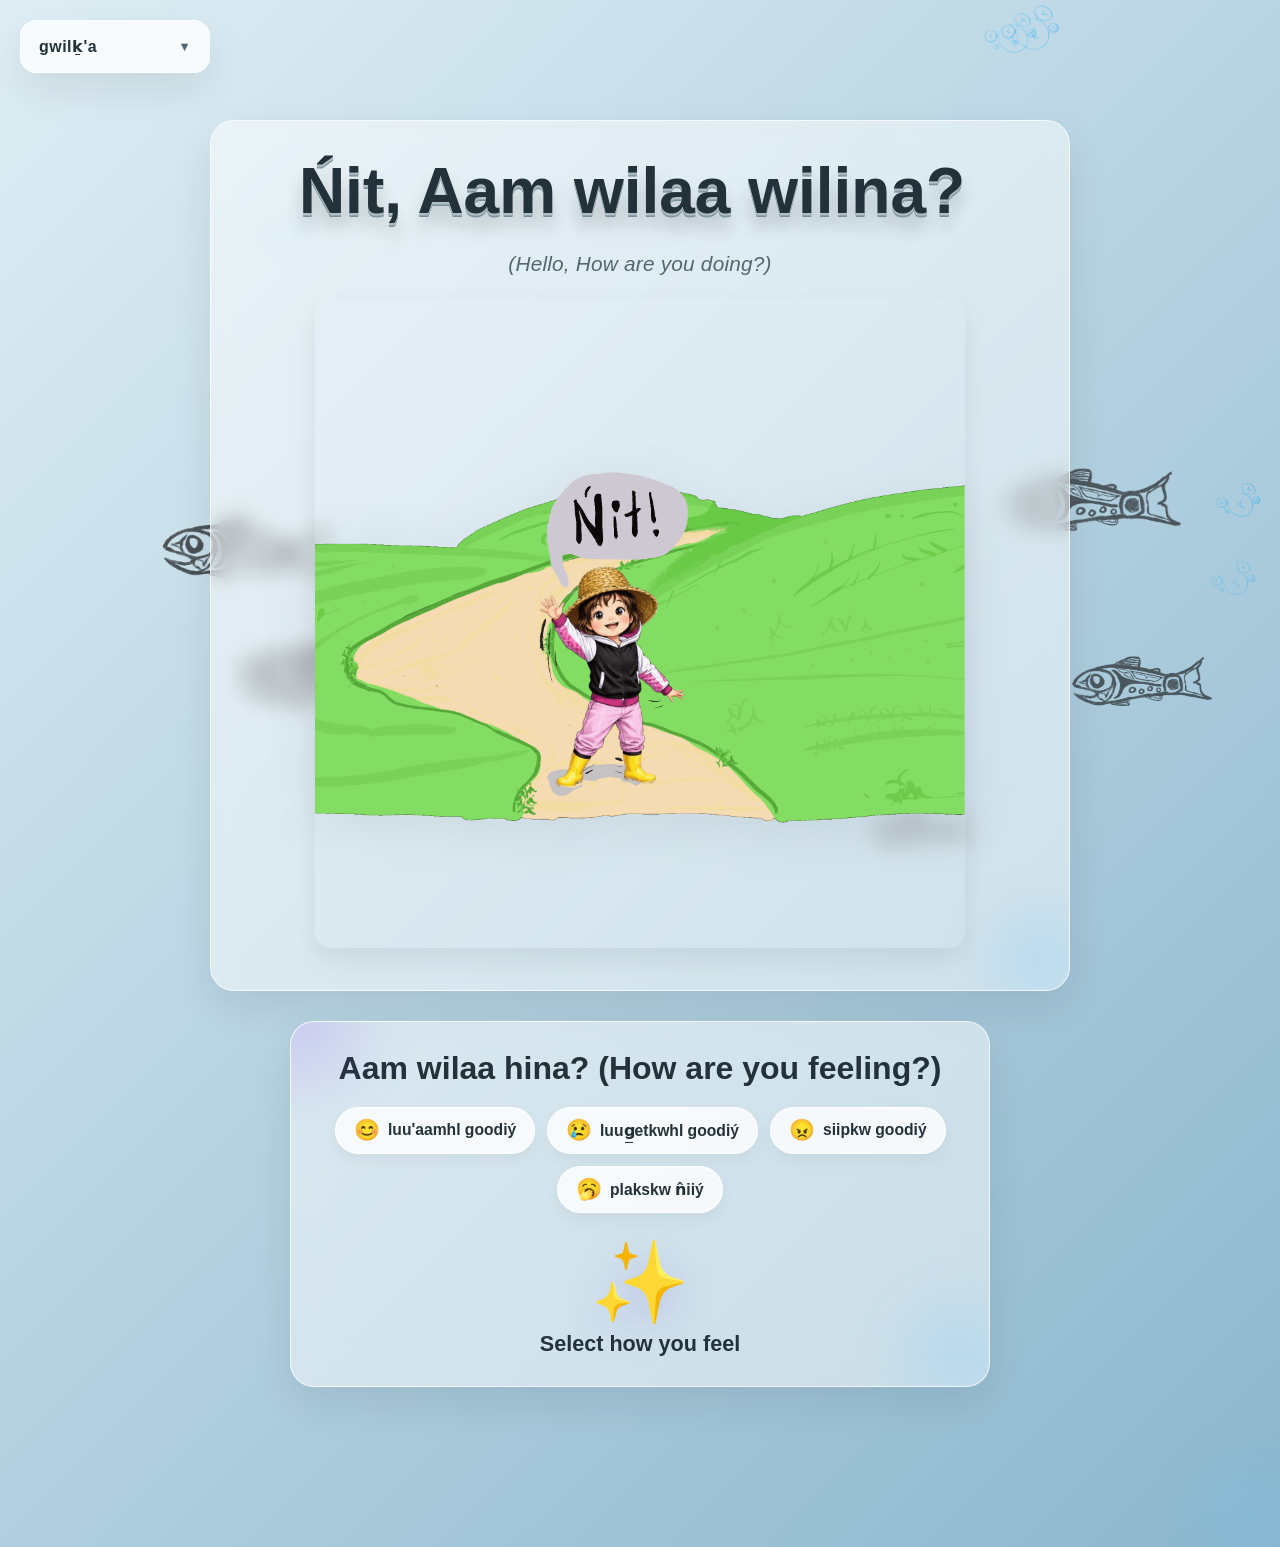
<file: index.html>
<!DOCTYPE html>
<html lang="en">
  <head>
    <meta charset="UTF-8" />
    <meta name="viewport" content="width=device-width, initial-scale=1.0" />
    <meta
      name="description"
      content="A welcoming home page with a mood selector and animated background."
    />
    <title>Home | Aam wilaa wilina?</title>
    <link rel="stylesheet" href="styles.css" />
    <script src="scripts.js" defer></script>
    <script src="background.js" defer></script>
  </head>
  <body>
    <canvas id="bgCanvas" aria-hidden="true"></canvas>
    <div id="nav-container" aria-label="Main navigation"></div>

    <main class="page-shell">
      <header class="homeheader">
       
        <h1>Ńit, Aam wilaa wilina?</h1>
        <p class="home-subtitle">(Hello, How are you doing?)</p>

        <div class="home-gif-container">
          <img
            src="./images/aamwilaa.GIF"
            class="home-gif-media"
            alt="Illustrated character walking along a path"
          />
        </div>
      </header>

      <section class="mood-container" aria-labelledby="mood-heading">
        <h2 id="mood-heading">Aam wilaa hina? (How are you feeling?)</h2>

        <div class="mood-buttons" role="group" aria-label="Choose your mood">
          <button class="mood-btn" type="button" data-mood="happy" aria-pressed="false">
            <span class="btn-emoji" aria-hidden="true">😊</span>
            <span>luu'aamhl goodiý</span>
          </button>

          <button class="mood-btn" type="button" data-mood="sad" aria-pressed="false">
            <span class="btn-emoji" aria-hidden="true">😢</span>
            <span>luug̲etkwhl goodiý</span>
          </button>

          <button class="mood-btn" type="button" data-mood="mad" aria-pressed="false">
            <span class="btn-emoji" aria-hidden="true">😠</span>
            <span>siipkw goodiý</span>
          </button>

          <button class="mood-btn" type="button" data-mood="tired" aria-pressed="false">
            <span class="btn-emoji" aria-hidden="true">🥱</span>
            <span>plakskw n̂iiý</span>
          </button>
        </div>

        <div class="mood-display" id="moodDisplay" aria-live="polite" aria-atomic="true">
          <div class="face-stage" id="faceStage" aria-hidden="true">✨</div>
          <div class="mood-label" id="moodLabel">Select how you feel</div>
        </div>
      </section>
    </main>
<script>
  window.addEventListener("load", function() {
    // Send a visit ping to Google Sheets
    fetch("https://script.google.com/macros/s/AKfycbyHbP_PkE7Ossx6F3rmwostbv9SShtAVQyz7wHJd8WDLl-1v76Jlecb2rLhBDmzATLUww/exec", {
      method: "POST",
      mode: "no-cors",
      headers: { "Content-Type": "application/json" },
      body: JSON.stringify({ page: window.location.href })
    }).catch(function(error) {
      console.log("Analytics ping failed:", error);
    });
  });
</script>
  </body>
</html>
</file>
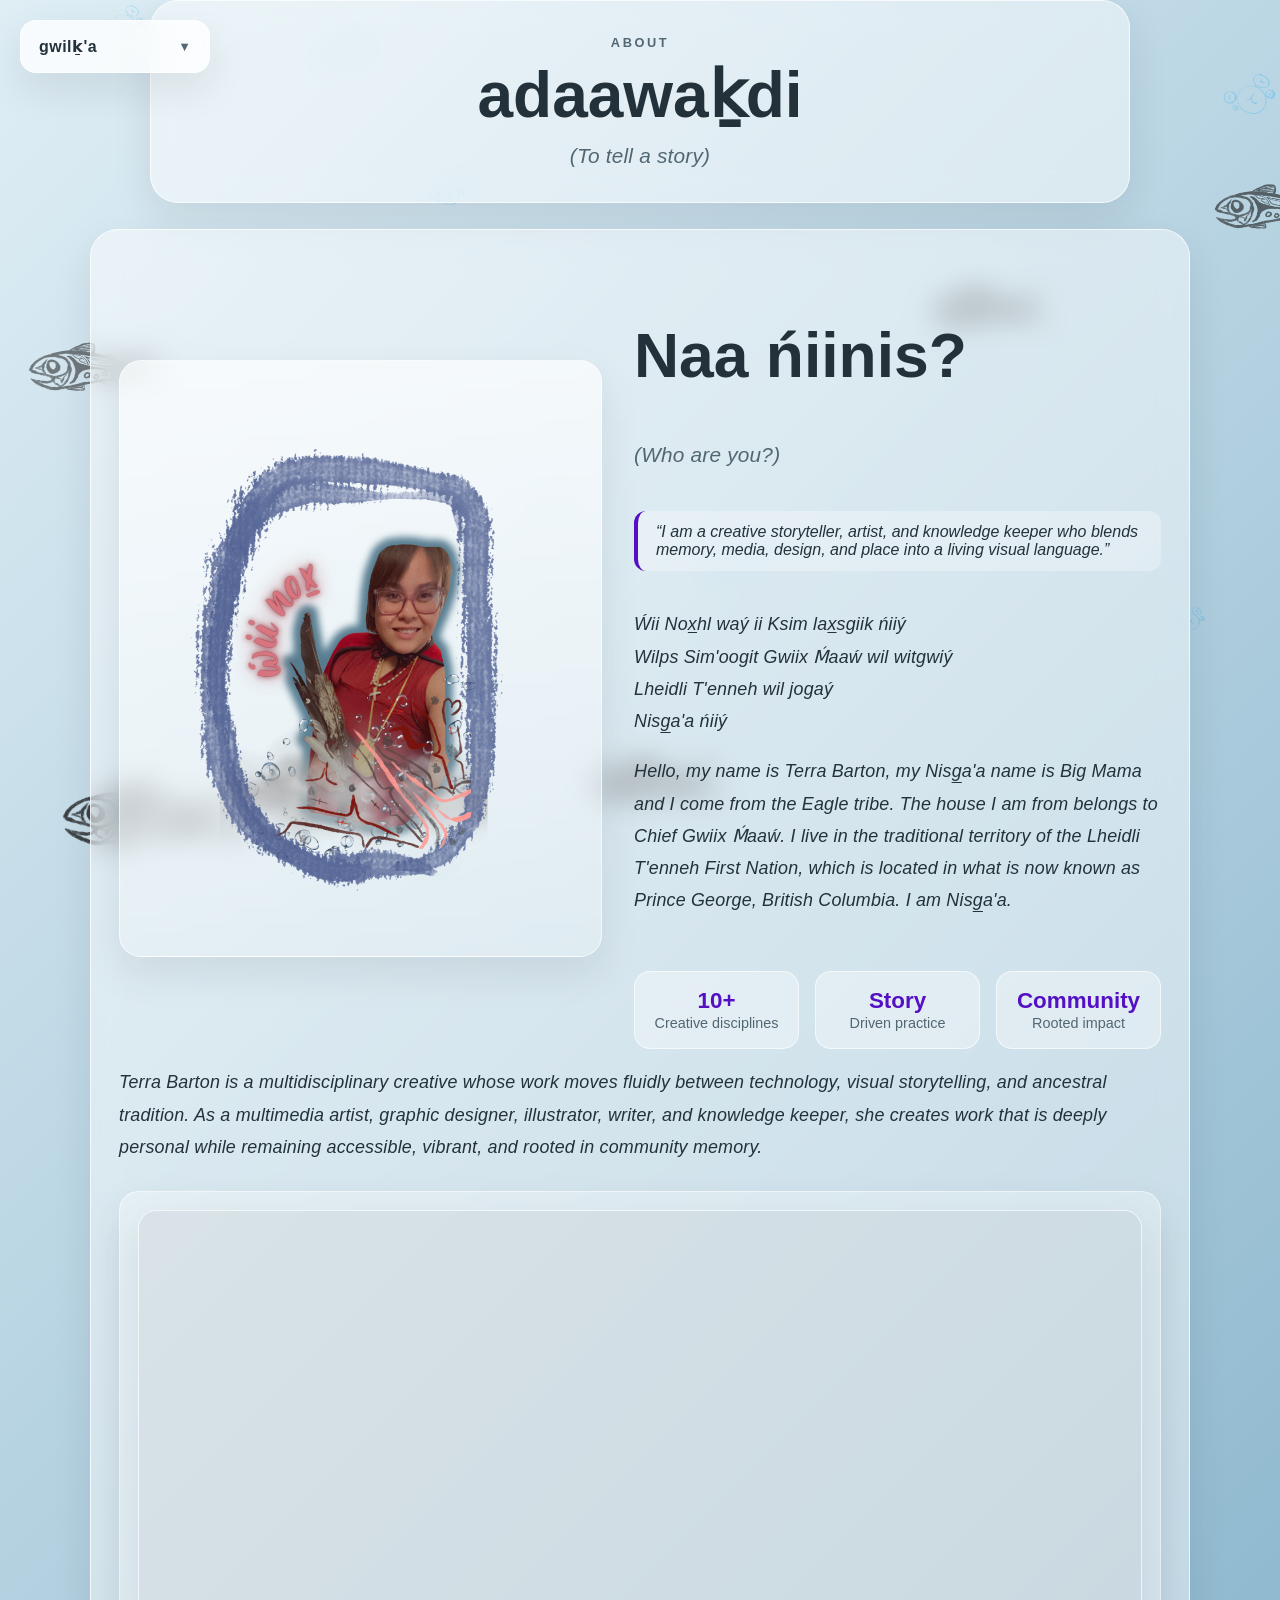
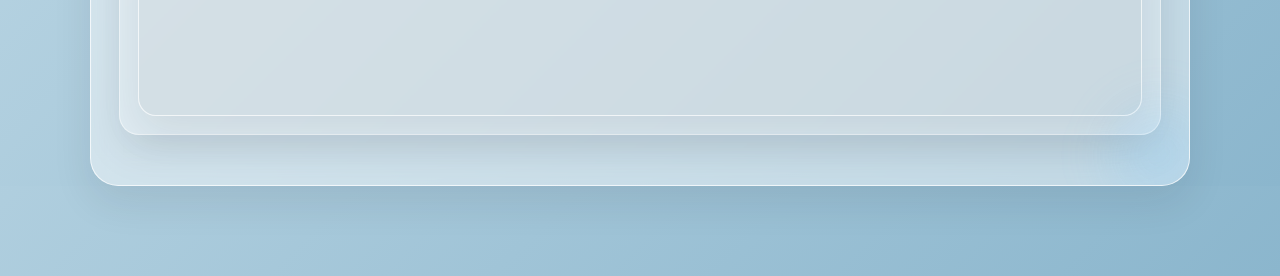
<file: pages/about.html>
<!DOCTYPE html>
<html lang="en">
  <head>
    <meta charset="UTF-8" />
    <meta name="viewport" content="width=device-width, initial-scale=1.0" />
    <title>adaawaḵdi - About</title>
    <link rel="stylesheet" href="../styles.css" />
    <script src="../scripts.js" defer></script>
    <script src="../background.js" defer></script>
  </head>
  <body>
    <canvas id="bgCanvas" aria-hidden="true"></canvas>
    <div id="nav-container"></div>

    <main>
      <header class="about-hero">
        <p class="eyebrow">About</p>
        <h1>adaawaḵdi</h1>
        <p class="home-subtitle">(To tell a story)</p>
      </header>

      <section class="about-content">
        <div class="story-grid">
          <div class="story-image-wrap">
            <img src="../images/wii-nox.png" alt="Portrait of Terra Barton" />
          </div>

          <div class="story-copy">
            <div class="about-content-title">
              <h2>Naa ńiinis?</h2>
              <p class="home-subtitle">(Who are you?)</p>
            </div>

            <div class="quote-block">
              “I am a creative storyteller, artist, and knowledge keeper who blends memory, media,
              design, and place into a living visual language.”
            </div>

            <div class="about-text">
              <p>
                                     W&#x0301;ii No<span class="x-underline">x</span>hl way&#x0301; ii
                                     Ksim la<span class="x-underline">x</span>sgiik n&#x0301;iiy&#x0301;<br>
                                     Wilps Sim'oogit Gwiix M&#x0301;aaw&#x0301; wil witgwiy&#x0301;<br>
                                     Lheidli T'enneh wil jogay&#x0301;<br>
                                     Nis<span class="g-underline">g</span>a'a n&#x0301;iiy&#x0301;</p>
                                    <p>Hello, my name is Terra Barton, my Nis<span class="g-underline">g</span>a'a name is Big Mama and I come from the Eagle tribe. 
                                    The house I am from belongs to Chief Gwiix M&#x0301;aaw&#x0301;. I live in the traditional territory of the
                                    Lheidli T'enneh First Nation, which is located in what is now known as Prince George, 
                                    British Columbia. I am Nis<span class="g-underline">g</span>a'a.</p>
             
            </div>

            <div class="about-stats">
              <div class="stat-card">
                <strong>10+</strong>
                <span>Creative disciplines</span>
              </div>
              <div class="stat-card">
                <strong>Story</strong>
                <span>Driven practice</span>
              </div>
              <div class="stat-card">
                <strong>Community</strong>
                <span>Rooted impact</span>
              </div>
            </div>
          </div>
        </div>

        <div class="about-text-bottom">
          <p>
            Terra Barton is a multidisciplinary creative whose work moves fluidly between technology,
            visual storytelling, and ancestral tradition. As a multimedia artist, graphic designer,
            illustrator, writer, and knowledge keeper, she creates work that is deeply personal while
            remaining accessible, vibrant, and rooted in community memory.
          </p>
        </div>

        <div class="video-card">
          <div class="rev-video">
            <iframe
              width="100%"
              height="500"
              src="https://www.youtube.com/embed/h64BjmTELzc?si=6fJYMA32M_HdlmZK"
              title="YouTube video player"
              frameborder="0"
              allow="accelerometer; autoplay; clipboard-write; encrypted-media; gyroscope; picture-in-picture; web-share"
              allowfullscreen
            ></iframe>
          </div>
        </div>
      </section>
    </main>

   
   
  </body>
</html>
</file>
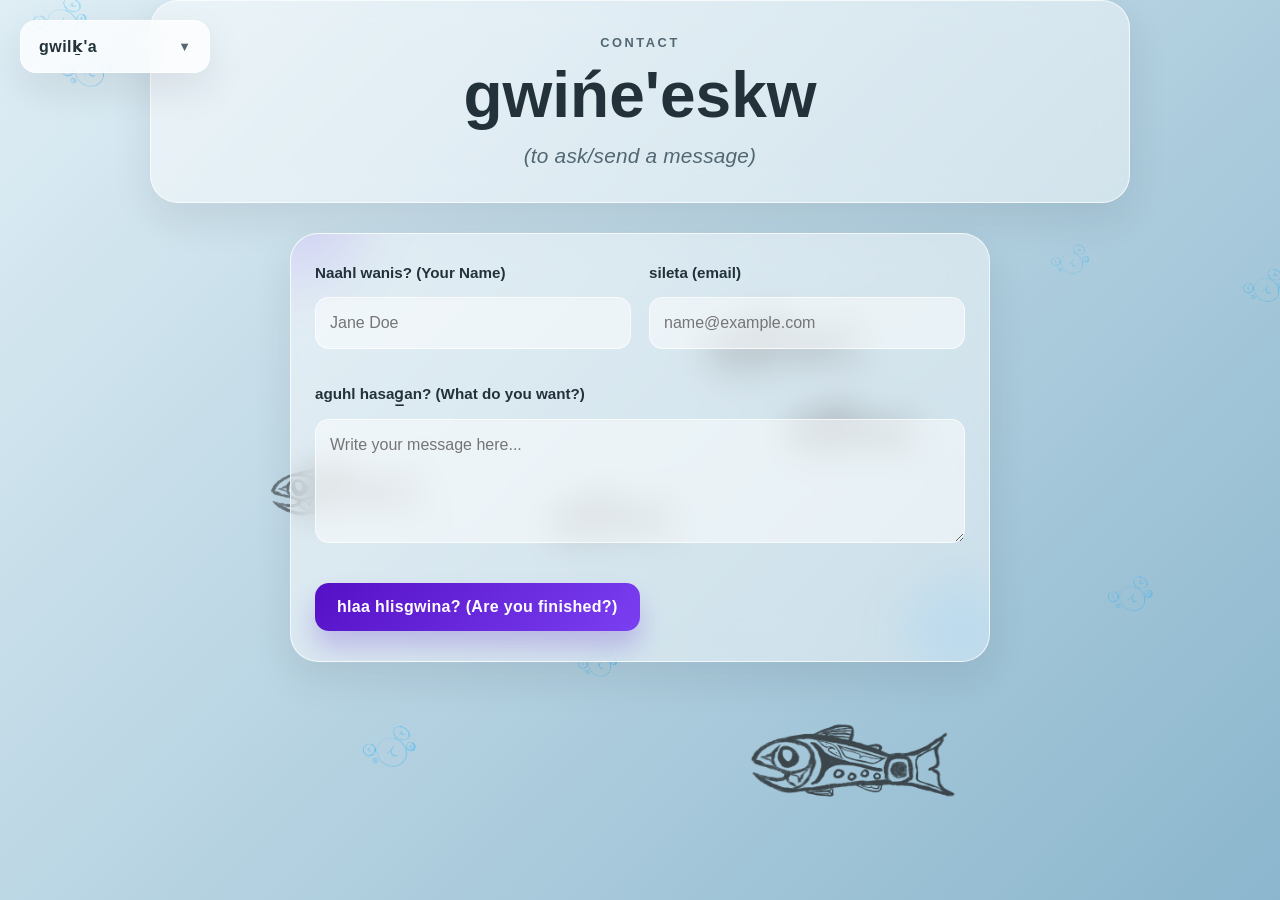
<file: pages/contact.html>
<!DOCTYPE html>
<html lang="en">
  <head>
    <meta charset="UTF-8" />
    <meta name="viewport" content="width=device-width, initial-scale=1.0" />
    <title>gwińe'eskw - Contact</title>
    <link rel="stylesheet" href="../styles.css" />
    <script src="../scripts.js" defer></script>
    <script src="../background.js" defer></script>
  </head>
  <body>
    <canvas id="bgCanvas" aria-hidden="true"></canvas>
    <div id="nav-container"></div>

    <main>
      <header class="about-hero">
        <p class="eyebrow">Contact</p>
        <h1>gwińe'eskw</h1>
        <p class="home-subtitle">(to ask/send a message)</p>
      </header>

      <section class="contact-form-card">
        <form id="contactForm" novalidate>
          <div class="form-grid">
            <div class="form-group">
              <label for="name">Naahl wanis? (Your Name)</label>
              <input type="text" id="name" name="name" required placeholder="Jane Doe" />
            </div>

            <div class="form-group">
              <label for="email">sileta (email)</label>
              <input type="email" id="email" name="email" required placeholder="name@example.com" />
            </div>

            <div class="form-group full">
              <label for="message">aguhl hasag̲an? (What do you want?)</label>
              <textarea id="message" name="message" rows="5" required placeholder="Write your message here..."></textarea>
            </div>
          </div>

          <div style="margin-top: 22px;">
            <button type="submit" class="submit-btn" id="submitBtn">
              <span>hlaa hlisgwina? (Are you finished?)</span>
            </button>
          </div>
        </form>
      </section>

      <dialog id="thankYouModal" class="popup-modal">
        <div class="popup-box">
          <h2>T'ooyak̲siý ńiin!</h2>
          <p>(Thank you)! Your message has been saved.</p>
          <button type="button" id="closeModalBtn" class="modal-close-btn">Close</button>
        </div>
      </dialog>
    </main>
  </body>
</html>
</file>
<file: styles.css>
:root {
  --bg-1: #dfeef5;
  --bg-2: #c7e0eb;
  --bg-3: #accfe0;
  --bg-4: #8bb6cd;
  --panel: rgba(255, 255, 255, 0.48);
  --panel-strong: rgba(255, 255, 255, 0.72);
  --border: rgba(255, 255, 255, 0.7);
  --text: #23323a;
  --muted: #48606a;
  --accent: #5510c5;
  --accent-dark: #430ca3;
  --shadow-soft: 0 12px 30px rgba(18, 26, 35, 0.08);
  --shadow-strong: 0 18px 42px rgba(18, 26, 35, 0.12);
  --radius-lg: 24px;
  --radius-md: 18px;
  --radius-sm: 12px;
}

* {
  box-sizing: border-box;
}

html {
  scroll-behavior: smooth;
}

html, body {
  margin: 0;
  padding: 0;
  min-height: 100vh;
  font-family: "Segoe UI", Tahoma, Geneva, Verdana, sans-serif;
  color: var(--text);
  background: linear-gradient(
    -45deg,
    var(--bg-1),
    var(--bg-2),
    var(--bg-3),
    var(--bg-4),
    var(--bg-1)
  );
  background-size: 400% 400%;
  animation: flowingWater 18s ease-in-out infinite alternate;
  cursor: url('../images/hoon1.png') 16 16, url('./images/hoon1.png') 16 16, default;
}

img {
  max-width: 100%;
  display: block;
}

a,
button,
.nav-toggle,
.nav-links a {
  cursor: pointer;
}

#bgCanvas {
  position: fixed;
  inset: 0;
  width: 100vw;
  height: 100vh;
  z-index: 1;
  pointer-events: none;
}

main {
  position: relative;
  z-index: 10;
}

.page-shell {
  padding: 120px 0 80px;
}

#nav-container {
  position: relative;
  z-index: 99999;
}

.navbar {
  position: fixed;
  top: 20px;
  left: 20px;
  z-index: 100000;
  width: min(190px, calc(100vw - 32px));
  background: rgba(255, 255, 255, 0.78);
  backdrop-filter: blur(12px);
  -webkit-backdrop-filter: blur(12px);
  border: 1px solid var(--border);
  border-radius: 16px;
  box-shadow: var(--shadow-soft);
  overflow: hidden;
}

.nav-toggle {
  width: 100%;
  display: flex;
  align-items: center;
  justify-content: space-between;
  padding: 16px 18px;
  background: transparent;
  border: none;
  color: var(--text);
  text-align: left;
  transition: background-color 0.25s ease, color 0.25s ease, transform 0.25s ease;
}

.nav-toggle:hover {
  background: rgba(255, 255, 255, 0.25);
}

.nav-toggle.active {
  background: var(--accent);
}

.nav-toggle.active .logo,
.nav-toggle.active .toggle-icon {
  color: #fff;
}

.logo {
  font-size: 1rem;
  font-weight: 700;
  letter-spacing: 0.03em;
}

.toggle-icon {
  font-size: 0.8rem;
  color: var(--muted);
  transition: transform 0.3s ease;
}

.nav-toggle.active .toggle-icon {
  transform: rotate(180deg);
}

.nav-menu-wrapper {
  max-height: 0;
  opacity: 0;
  visibility: hidden;
  overflow: hidden;
  transition: max-height 0.35s ease, opacity 0.25s ease, visibility 0.25s ease;
}

.nav-menu-wrapper.open {
  max-height: 260px;
  opacity: 1;
  visibility: visible;
  animation: jelloHorizontal 0.8s both;
}

.nav-links {
  list-style: none;
  margin: 0;
  padding: 0 16px 16px;
  display: flex;
  flex-direction: column;
  gap: 12px;
}

.nav-links a {
  display: inline-block;
  color: var(--text);
  text-decoration: none;
  font-weight: 600;
  padding: 6px 8px;
  border-radius: 8px;
  transition: background-color 0.2s ease, color 0.2s ease, transform 0.2s ease;
}

.nav-links a:hover,
.nav-links a:focus-visible {
  background: rgba(85, 16, 197, 0.08);
  color: var(--accent);
  transform: translateX(2px);
}

.nav-links a.active-link {
  color: var(--accent);
  font-weight: 700;
  border-left: 3px solid var(--accent);
  padding-left: 12px;
  background: rgba(85, 16, 197, 0.06);
}

.homeheader,
.servicesheader,
.aboutheader,
.contactheader {
  width: min(90%, 860px);
  margin: 0 auto 30px;
  padding: 42px 30px;
  text-align: center;
  background: var(--panel);
  border: 1px solid var(--border);
  border-radius: var(--radius-lg);
  box-shadow: var(--shadow-soft);
  backdrop-filter: blur(10px);
  -webkit-backdrop-filter: blur(10px);
  animation: fadeInUpReveal 1.8s ease both;
}

.homeheader h1,
.servicesheader h1,
.aboutheader h1,
.contactheader h1 {
  margin: 0;
  font-size: clamp(2.1rem, 5vw, 4rem);
  line-height: 1.2;
  color: var(--text);
  display: inline-block;
  animation: textPopUp 0.8s cubic-bezier(0.25, 0.46, 0.45, 0.94) 0.35s both;
}

.eyebrow {
  margin: 0 0 8px;
  font-size: 0.8rem;
  text-transform: uppercase;
  letter-spacing: 0.2em;
  color: var(--muted);
  font-weight: 700;
}

.home-subtitle {
  margin: 12px 0 0;
  font-size: clamp(1rem, 2vw, 1.3rem);
  font-style: italic;
  color: var(--muted);
}

.home-gif-container {
  display: flex;
  justify-content: center;
  align-items: center;
  width: 100%;
  margin-top: 22px;
}

.home-gif-media {
  width: min(100%, 650px);
  height: auto;
  border-radius: 16px;
  box-shadow: 0 12px 26px rgba(18, 26, 35, 0.08);
  filter: drop-shadow(0 12px 26px rgba(0, 0, 0, 0.07));
}

.mood-container {
  width: min(90%, 700px);
  margin: 24px auto 80px;
  padding: 28px 24px 26px;
  text-align: center;
  background: var(--panel);
  border: 1px solid var(--border);
  border-radius: var(--radius-lg);
  box-shadow: var(--shadow-soft);
  backdrop-filter: blur(10px);
  -webkit-backdrop-filter: blur(10px);
}

.mood-container h2 {
  margin: 0 0 20px;
  font-size: clamp(1.4rem, 3vw, 2rem);
  color: var(--text);
}

.mood-buttons {
  display: flex;
  flex-wrap: wrap;
  justify-content: center;
  gap: 12px;
}

.mood-btn {
  display: inline-flex;
  align-items: center;
  justify-content: center;
  gap: 8px;
  padding: 12px 18px;
  border: 1px solid rgba(255, 255, 255, 0.9);
  background: rgba(255, 255, 255, 0.8);
  color: var(--text);
  border-radius: 999px;
  font-size: 0.98rem;
  font-weight: 700;
  box-shadow: 0 6px 16px rgba(0, 0, 0, 0.05);
  transition: transform 0.2s ease, background 0.2s ease, color 0.2s ease, box-shadow 0.2s ease;
}

.mood-btn:hover {
  transform: translateY(-2px);
  box-shadow: 0 10px 18px rgba(0, 0, 0, 0.08);
  background: rgba(255, 255, 255, 0.96);
}

.mood-btn.active,
.mood-btn[aria-pressed="true"] {
  background: var(--accent);
  color: #fff;
  border-color: var(--accent);
}

.btn-emoji {
  font-size: 1.3rem;
  line-height: 1;
}

.mood-display {
  margin-top: 28px;
  min-height: 120px;
  display: flex;
  flex-direction: column;
  align-items: center;
  justify-content: center;
  gap: 8px;
}

.face-stage {
  font-size: clamp(3.5rem, 8vw, 5rem);
  line-height: 1;
  user-select: none;
  transition: transform 0.25s ease, filter 0.25s ease;
}

.face-stage.anim-bounce {
  animation: faceBounce 0.8s ease-in-out infinite alternate;
}

.face-stage.anim-rain {
  animation: faceRain 0.9s ease-in-out infinite alternate;
}

.face-stage.anim-shake {
  animation: faceShake 0.4s ease-in-out infinite;
}

.face-stage.anim-float {
  animation: faceFloat 1.6s ease-in-out infinite;
}

.mood-label {
  font-size: clamp(1.05rem, 2vw, 1.35rem);
  font-weight: 700;
  color: var(--text);
}

@keyframes flowingWater {
  0% { background-position: 0% 50%; }
  50% { background-position: 100% 50%; }
  100% { background-position: 0% 50%; }
}

@keyframes fadeInUpReveal {
  0% {
    opacity: 0;
    transform: translateY(18px);
    letter-spacing: 2px;
  }
  100% {
    opacity: 1;
    transform: translateY(0);
    letter-spacing: normal;
  }
}

@keyframes textPopUp {
  0% {
    transform: translateY(0) translateX(0);
    transform-origin: 50% 50%;
    text-shadow: none;
  }
  100% {
    transform: translateY(-10px) translateX(-8px);
    transform-origin: 50% 50%;
    text-shadow:
      0 1px 0 #b0bec5,
      0 2px 0 #b0bec5,
      0 3px 0 #90a4ae,
      0 4px 0 #78909c,
      0 15px 18px rgba(0, 0, 0, 0.2);
  }
}

@keyframes jelloHorizontal {
  0% { transform: scale3d(1, 1, 1); }
  30% { transform: scale3d(1.15, 0.8, 1); }
  40% { transform: scale3d(0.82, 1.2, 1); }
  50% { transform: scale3d(1.08, 0.9, 1); }
  65% { transform: scale3d(0.96, 1.08, 1); }
  75% { transform: scale3d(1.04, 0.96, 1); }
  100% { transform: scale3d(1, 1, 1); }
}

@keyframes faceBounce {
  0% { transform: translateY(0) scale(1); }
  100% { transform: translateY(-12px) scale(1.08); }
}

@keyframes faceRain {
  0% { transform: translateY(0) rotate(0deg); filter: brightness(1); }
  100% { transform: translateY(8px) rotate(4deg); filter: brightness(0.88); }
}

@keyframes faceShake {
  0%, 100% { transform: translateX(0) rotate(0deg); }
  25% { transform: translateX(-6px) rotate(-4deg); }
  75% { transform: translateX(6px) rotate(4deg); }
}

@keyframes faceFloat {
  0%, 100% { transform: translateY(0); opacity: 0.9; }
  50% { transform: translateY(-8px); opacity: 0.7; }
}

.g-underline {
  text-decoration: underline;
  text-decoration-thickness: 1px; 
  text-underline-offset: 5px;      
  text-decoration-skip-ink: none;   
}
.x-underline {
  text-decoration: underline;
  text-decoration-thickness: 1px; 
  text-underline-offset: 1.5px;      
  text-decoration-skip-ink: none;   
}
.k-underline {
  text-decoration: underline;
  text-decoration-thickness: 5px; 
  text-underline-offset: 2px;       
  text-decoration-skip-ink: none;   
}

.mood-btn:focus-visible,
.nav-toggle:focus-visible,
.nav-links a:focus-visible,
.submit-btn:focus-visible,
.modal-close-btn:focus-visible,
.catalog-btn:focus-visible,
.jump:focus-visible {
  outline: 3px solid rgba(85, 16, 197, 0.5);
  outline-offset: 3px;
}

@media (max-width: 768px) {
  .page-shell {
    padding-top: 100px;
  }

  .navbar {
    left: 12px;
    top: 12px;
    width: calc(100vw - 24px);
  }

  .homeheader,
  .servicesheader,
  .aboutheader,
  .contactheader,
  .mood-container {
    width: min(92%, 700px);
    padding-left: 18px;
    padding-right: 18px;
  }

  .home-gif-media {
    max-width: 88%;
  }

  .mood-btn {
    width: 100%;
    justify-content: center;
  }
}

@media (max-width: 480px) {
  .mood-buttons {
    flex-direction: column;
  }

  .nav-links {
    gap: 8px;
  }
}

/* ===== About page ===== */

.about-content {
  width: min(90%, 1100px);
  margin: 30px auto 80px;
  padding: 42px 34px;
  background: var(--panel);
  border: 1px solid var(--border);
  border-radius: var(--radius-lg);
  box-shadow: var(--shadow-soft);
  backdrop-filter: blur(10px);
  -webkit-backdrop-filter: blur(10px);
}

.about-content-title {
  margin: 0 0 24px;
  font-size: clamp(1.8rem, 4vw, 2.6rem);
  color: var(--text);
}

.about-flow-container {
  display: block;
}

.about-image-wrapper {
  float: left;
  width: min(42%, 400px);
  margin: 0 30px 20px 0;
}

.faded-corner-img {
  width: 100%;
  border-radius: 16px;
  box-shadow: var(--shadow-soft);
}

.about-text,
.about-text-bottom {
  font-size: 1.12rem;
  line-height: 1.8;
  color: var(--text);
  font-style: italic;
}

.about-flow-container::after {
  content: "";
  display: table;
  clear: both;
}

@media (max-width: 768px) {
  .about-image-wrapper {
    float: none;
    width: min(100%, 280px);
    margin: 0 auto 22px;
  }

  .about-content-title,
  .about-text,
  .about-text-bottom {
    text-align: center;
  }
}

/* ===== Contact page ===== */

.contact-form-card {
  width: min(90%, 640px);
  margin: 30px auto 80px;
  padding: 28px 24px;
  background: var(--panel);
  border: 1px solid var(--border);
  border-radius: var(--radius-lg);
  box-shadow: var(--shadow-soft);
  backdrop-filter: blur(10px);
  -webkit-backdrop-filter: blur(10px);
}

.form-group {
  display: flex;
  flex-direction: column;
  gap: 8px;
  margin-bottom: 18px;
}

.form-group label {
  font-weight: 700;
  color: var(--text);
}

.form-group input,
.form-group textarea {
  width: 100%;
  padding: 12px 14px;
  border: 1px solid rgba(255, 255, 255, 0.8);
  border-radius: 12px;
  background: rgba(255, 255, 255, 0.75);
  color: var(--text);
  font: inherit;
  transition: border-color 0.2s ease, box-shadow 0.2s ease, background 0.2s ease;
}

.form-group input:focus,
.form-group textarea:focus {
  outline: none;
  border-color: var(--accent);
  box-shadow: 0 0 0 3px rgba(85, 16, 197, 0.14);
  background: rgba(255, 255, 255, 0.95);
}

.submit-btn {
  width: 100%;
  padding: 14px 18px;
  border: none;
  border-radius: 12px;
  background: var(--accent);
  color: #fff;
  font-size: 1rem;
  font-weight: 700;
  transition: transform 0.2s ease, background 0.2s ease, box-shadow 0.2s ease;
  box-shadow: 0 10px 18px rgba(85, 16, 197, 0.25);
}

.submit-btn:hover {
  background: var(--accent-dark);
  transform: translateY(-2px);
}

.form-status {
  margin-top: 14px;
  text-align: center;
  font-size: 0.95rem;
  font-weight: 600;
  color: var(--muted);
}

/* ===== Services / catalog ===== */

.catalog-shell {
  width: min(90%, 1100px);
  margin: 30px auto 70px;
  position: relative;
  display: flex;
  align-items: center;
  justify-content: center;
}

.catalog-page {
  width: 100%;
  position: relative;
  overflow: hidden;
  aspect-ratio: 16 / 9;
  background: var(--panel);
  border: 1px solid var(--border);
  border-radius: 18px;
  box-shadow: var(--shadow-strong);
  animation: fadeInUpReveal 0.35s ease both;
}

.catalog-page[hidden],
.contents-panel[hidden] {
  display: none !important;
}

.page-photo {
  width: 100%;
  height: 100%;
  object-fit: contain;
  display: block;
}

.catalog-bottom-nav {
  position: absolute;
  left: 50%;
  bottom: 18px;
  transform: translateX(-50%);
  z-index: 30;
  background: rgba(255, 255, 255, 0.86);
  border: 1px solid var(--border);
  border-radius: 30px;
  box-shadow: var(--shadow-soft);
}

.nav-inner {
  display: flex;
  gap: 10px;
  align-items: center;
  padding: 8px 14px;
}

.catalog-btn {
  display: grid;
  place-items: center;
  width: 38px;
  height: 38px;
  border: none;
  border-radius: 50%;
  background: rgba(255, 255, 255, 0.92);
  color: var(--text);
  box-shadow: 0 2px 8px rgba(0, 0, 0, 0.1);
  transition: background 0.2s ease, color 0.2s ease, transform 0.2s ease;
}

.catalog-btn svg {
  width: 16px;
  height: 16px;
  stroke-width: 2.2;
}

.catalog-btn:not(:disabled):hover {
  background: var(--accent);
  color: #fff;
  transform: translateY(-2px);
}

.catalog-btn:disabled {
  opacity: 0.3;
  cursor: not-allowed;
}

.contents-panel {
  position: absolute;
  left: 50%;
  bottom: 74px;
  transform: translateX(-50%);
  z-index: 29;
  width: min(88%, 650px);
  max-height: 220px;
  overflow-y: auto;
  background: rgba(255, 255, 255, 0.94);
  border: 1px solid var(--border);
  border-radius: 14px;
  box-shadow: 0 12px 30px rgba(0, 0, 0, 0.18);
}

.contents-grid {
  display: grid;
  grid-template-columns: repeat(auto-fill, minmax(90px, 1fr));
  gap: 10px;
  padding: 12px;
}

.jump {
  display: grid;
  place-items: center;
  width: 100%;
  min-height: 52px;
  border: 1px solid rgba(0, 0, 0, 0.08);
  border-radius: 10px;
  background: #fff;
  color: var(--text);
  cursor: pointer;
  transition: all 0.2s ease;
}

.jump:hover,
.jump[aria-current="page"] {
  background: var(--accent);
  color: #fff;
  border-color: var(--accent);
}

.contents-grid .jump img {
  width: 100%;
  aspect-ratio: 3 / 4;
  object-fit: cover;
  display: block;
  border-radius: 6px;
}

.sr-only {
  position: absolute;
  width: 1px;
  height: 1px;
  padding: 0;
  margin: -1px;
  overflow: hidden;
  clip: rect(0, 0, 0, 0);
  border: 0;
}

@media (max-width: 768px) {
  .catalog-page {
    aspect-ratio: 4 / 5;
  }
}

/* ===== Modal popup ===== */

.popup-modal {
  border: 1px solid var(--border);
  border-radius: 20px;
  background: rgba(255, 255, 255, 0.9);
  box-shadow: 0 18px 42px rgba(0, 0, 0, 0.2);
  backdrop-filter: blur(14px);
  -webkit-backdrop-filter: blur(14px);
  padding: 28px 22px;
  width: min(88%, 420px);
  text-align: center;
  color: var(--text);
  margin: 0;
}

.popup-modal::backdrop {
  background: rgba(35, 50, 58, 0.45);
  backdrop-filter: blur(4px);
  -webkit-backdrop-filter: blur(4px);
}

.popup-box h2 {
  margin: 0 0 12px;
  font-size: 1.6rem;
  color: var(--accent);
}

.popup-box p {
  margin: 0 0 24px;
  line-height: 1.5;
}

.modal-close-btn {
  padding: 10px 26px;
  border: none;
  border-radius: 10px;
  background: var(--accent);
  color: #fff;
  font: inherit;
  font-weight: 700;
  transition: transform 0.2s ease, background 0.2s ease;
}

.modal-close-btn:hover {
  background: var(--accent-dark);
  transform: translateY(-2px);
}
:root {
  --premium-bg-1: #dfeef5;
  --premium-bg-2: #cfe3ee;
  --premium-bg-3: #b3d4e9;
  --premium-bg-4: #8db8cf;

  --glass: rgba(255, 255, 255, 0.46);
  --glass-strong: rgba(255, 255, 255, 0.72);
  --glass-border: rgba(255, 255, 255, 0.7);
  --text: #23323a;
  --muted: #526772;
  --accent: #5510c5;
  --accent-2: #7b3ff2;
  --accent-soft: rgba(85, 16, 197, 0.12);
  --shadow-soft: 0 16px 40px rgba(18, 26, 35, 0.09);
  --shadow-strong: 0 24px 50px rgba(18, 26, 35, 0.12);
  --radius-xl: 28px;
  --radius-lg: 24px;
  --radius-md: 18px;
  --radius-sm: 12px;
}

/* ===== Premium page animation treatment ===== */
.page-shell,
.about-content,
.contact-form-card,
.catalog-shell,
.homeheader,
.mood-container {
  position: relative;
  overflow: hidden;
}

.page-shell::before,
.about-content::before,
.contact-form-card::before,
.catalog-shell::before,
.homeheader::before,
.mood-container::before {
  content: "";
  position: absolute;
  inset: -30% auto auto -15%;
  width: 220px;
  height: 220px;
  background: radial-gradient(circle, rgba(123, 63, 242, 0.18), transparent 65%);
  filter: blur(18px);
  pointer-events: none;
  animation: shimmerGlow 7s ease-in-out infinite alternate;
}

.page-shell::after,
.about-content::after,
.contact-form-card::after,
.catalog-shell::after,
.homeheader::after,
.mood-container::after {
  content: "";
  position: absolute;
  right: -60px;
  bottom: -60px;
  width: 180px;
  height: 180px;
  background: radial-gradient(circle, rgba(111, 196, 255, 0.22), transparent 62%);
  filter: blur(16px);
  pointer-events: none;
  animation: shimmerGlow 9s ease-in-out infinite alternate-reverse;
}

@keyframes shimmerGlow {
  0% { transform: translate3d(0, 0, 0) scale(1); opacity: 0.5; }
  50% { transform: translate3d(18px, 12px, 0) scale(1.2); opacity: 1; }
  100% { transform: translate3d(-12px, 18px, 0) scale(1.1); opacity: 0.6; }
}

/* ===== Premium typography ===== */
.home-subtitle,
.about-text,
.about-text-bottom,
.contact-subtitle,
.service-copy {
  letter-spacing: 0.01em;
}

/* ===== Premium button states ===== */
.mood-btn,
.submit-btn,
.modal-close-btn,
.catalog-btn,
.nav-toggle,
.jump {
  will-change: transform, box-shadow, opacity;
}

.mood-btn:hover,
.submit-btn:hover,
.modal-close-btn:hover,
.catalog-btn:hover,
.nav-toggle:hover,
.jump:hover {
  transform: translateY(-3px) scale(1.01);
  box-shadow: 0 12px 24px rgba(85, 16, 197, 0.18);
}

/* ===== Premium nav ===== */
.navbar {
  border: 1px solid var(--glass-border);
  background: rgba(255, 255, 255, 0.78);
  backdrop-filter: blur(16px);
  -webkit-backdrop-filter: blur(16px);
}

/* ===== Premium mood widget ===== */
.mood-container {
  backdrop-filter: blur(18px);
  -webkit-backdrop-filter: blur(18px);
}

.face-stage {
  filter: drop-shadow(0 10px 20px rgba(85, 16, 197, 0.18));
}

.mood-btn.active,
.mood-btn[aria-pressed="true"] {
  background: linear-gradient(135deg, var(--accent), var(--accent-2));
  border-color: transparent;
  box-shadow: 0 14px 26px rgba(85, 16, 197, 0.25);
}

/* ===== Premium about layout ===== */
.about-hero {
  width: min(90%, 980px);
  margin: 0 auto 26px;
  padding: 34px 28px;
  text-align: center;
  border-radius: var(--radius-xl);
  background: var(--glass);
  border: 1px solid var(--glass-border);
  box-shadow: var(--shadow-soft);
  backdrop-filter: blur(14px);
  -webkit-backdrop-filter: blur(14px);
}

.about-hero h1 {
  font-size: clamp(2rem, 5vw, 4rem);
  margin: 8px 0;
}

.about-content {
  width: min(90%, 1100px);
  margin: 0 auto 90px;
  padding: 38px 28px 50px;
  background: var(--glass);
  border: 1px solid var(--glass-border);
  border-radius: var(--radius-xl);
  box-shadow: var(--shadow-soft);
  backdrop-filter: blur(14px);
  -webkit-backdrop-filter: blur(14px);
}

.story-grid {
  display: grid;
  grid-template-columns: 1.1fr 1.2fr;
  gap: 32px;
  align-items: center;
}

.story-image-wrap {
  position: relative;
  padding: 12px;
  border-radius: 22px;
  background: linear-gradient(180deg, rgba(255,255,255,0.65), rgba(255,255,255,0.2));
  box-shadow: var(--shadow-soft);
  border: 1px solid rgba(255,255,255,0.65);
}

.story-image-wrap img {
  width: 100%;
  border-radius: 18px;
  object-fit: cover;
  aspect-ratio: 4 / 5;
}

.story-copy {
  display: flex;
  flex-direction: column;
  gap: 20px;
}

.quote-block {
  padding: 12px 18px;
  border-left: 4px solid var(--accent);
  background: rgba(255,255,255,0.28);
  border-radius: 12px;
  font-style: italic;
  color: var(--text);
}

.about-stats {
  display: grid;
  grid-template-columns: repeat(3, minmax(120px, 1fr));
  gap: 16px;
  margin-top: 16px;
}

.stat-card {
  padding: 16px 14px;
  background: rgba(255,255,255,0.36);
  border: 1px solid rgba(255,255,255,0.6);
  border-radius: 16px;
  text-align: center;
}

.stat-card strong {
  display: block;
  font-size: 1.4rem;
  color: var(--accent);
}

.stat-card span {
  color: var(--muted);
  font-size: 0.9rem;
}

/* ===== Premium media card ===== */
.video-card {
  margin-top: 28px;
  background: rgba(255,255,255,0.28);
  border: 1px solid rgba(255,255,255,0.5);
  border-radius: 20px;
  padding: 18px;
  box-shadow: var(--shadow-soft);
}

.rev-video {
  border: 1px solid rgba(255, 255, 255, 0.7);
  border-radius: 18px;
  overflow: hidden;
  background: rgba(0, 0, 0, 0.05);
  box-shadow: var(--shadow-soft);
}

/* ===== Premium services cards ===== */
.service-grid {
  display: grid;
  grid-template-columns: repeat(3, minmax(220px, 1fr));
  gap: 20px;
  margin-top: 24px;
}

.service-card {
  position: relative;
  padding: 20px 18px;
  border-radius: 20px;
  background: rgba(255,255,255,0.28);
  border: 1px solid rgba(255,255,255,0.6);
  box-shadow: var(--shadow-soft);
  transition: transform 0.28s ease, box-shadow 0.28s ease;
}

.service-card:hover {
  transform: translateY(-6px);
  box-shadow: 0 18px 32px rgba(18, 26, 35, 0.14);
}

.service-icon {
  width: 52px;
  height: 52px;
  display: grid;
  place-items: center;
  background: linear-gradient(135deg, rgba(85, 16, 197, 0.15), rgba(123,63,242,0.25));
  border-radius: 14px;
  color: var(--accent);
  font-size: 1.5rem;
  margin-bottom: 12px;
}

.service-card h3 {
  margin: 8px 0 10px;
  font-size: 1.2rem;
}

.service-card p {
  margin: 0;
  color: var(--muted);
  line-height: 1.7;
}

/* ===== Premium contact form ===== */
.contact-form-card {
  width: min(90%, 700px);
  padding: 30px 24px;
  margin: 30px auto 90px;
  background: var(--glass);
  border: 1px solid var(--glass-border);
  border-radius: var(--radius-xl);
  box-shadow: var(--shadow-soft);
  backdrop-filter: blur(16px);
  -webkit-backdrop-filter: blur(16px);
}

.form-grid {
  display: grid;
  grid-template-columns: repeat(2, minmax(220px, 1fr));
  gap: 18px;
}

.form-group.full {
  grid-column: 1 / -1;
}

.form-group {
  position: relative;
}

.form-group input,
.form-group textarea {
  width: 100%;
  background: rgba(255,255,255,0.5);
  border: 1px solid rgba(255,255,255,0.7);
  border-radius: 14px;
  padding: 16px 14px;
  font: inherit;
  color: var(--text);
  box-shadow: inset 0 1px 2px rgba(20,20,20,0.02);
  transition: border-color 0.25s ease, box-shadow 0.25s ease, transform 0.25s ease;
}

.form-group input:focus,
.form-group textarea:focus {
  outline: none;
  border-color: rgba(85, 16, 197, 0.5);
  box-shadow: 0 0 0 4px rgba(85, 16, 197, 0.12);
  transform: translateY(-1px);
}

.form-group label {
  display: inline-block;
  margin-bottom: 8px;
  font-size: 0.95rem;
  font-weight: 700;
}

.submit-btn {
  width: auto;
  min-width: 200px;
  padding: 15px 22px;
  border: none;
  border-radius: 14px;
  background: linear-gradient(135deg, var(--accent), var(--accent-2));
  color: white;
  font-weight: 700;
  letter-spacing: 0.02em;
  box-shadow: 0 16px 26px rgba(85, 16, 197, 0.22);
}

@media (max-width: 900px) {
  .story-grid,
  .service-grid,
  .form-grid {
    grid-template-columns: 1fr;
  }

  .about-stats {
    grid-template-columns: 1fr;
  }
}
</file>
